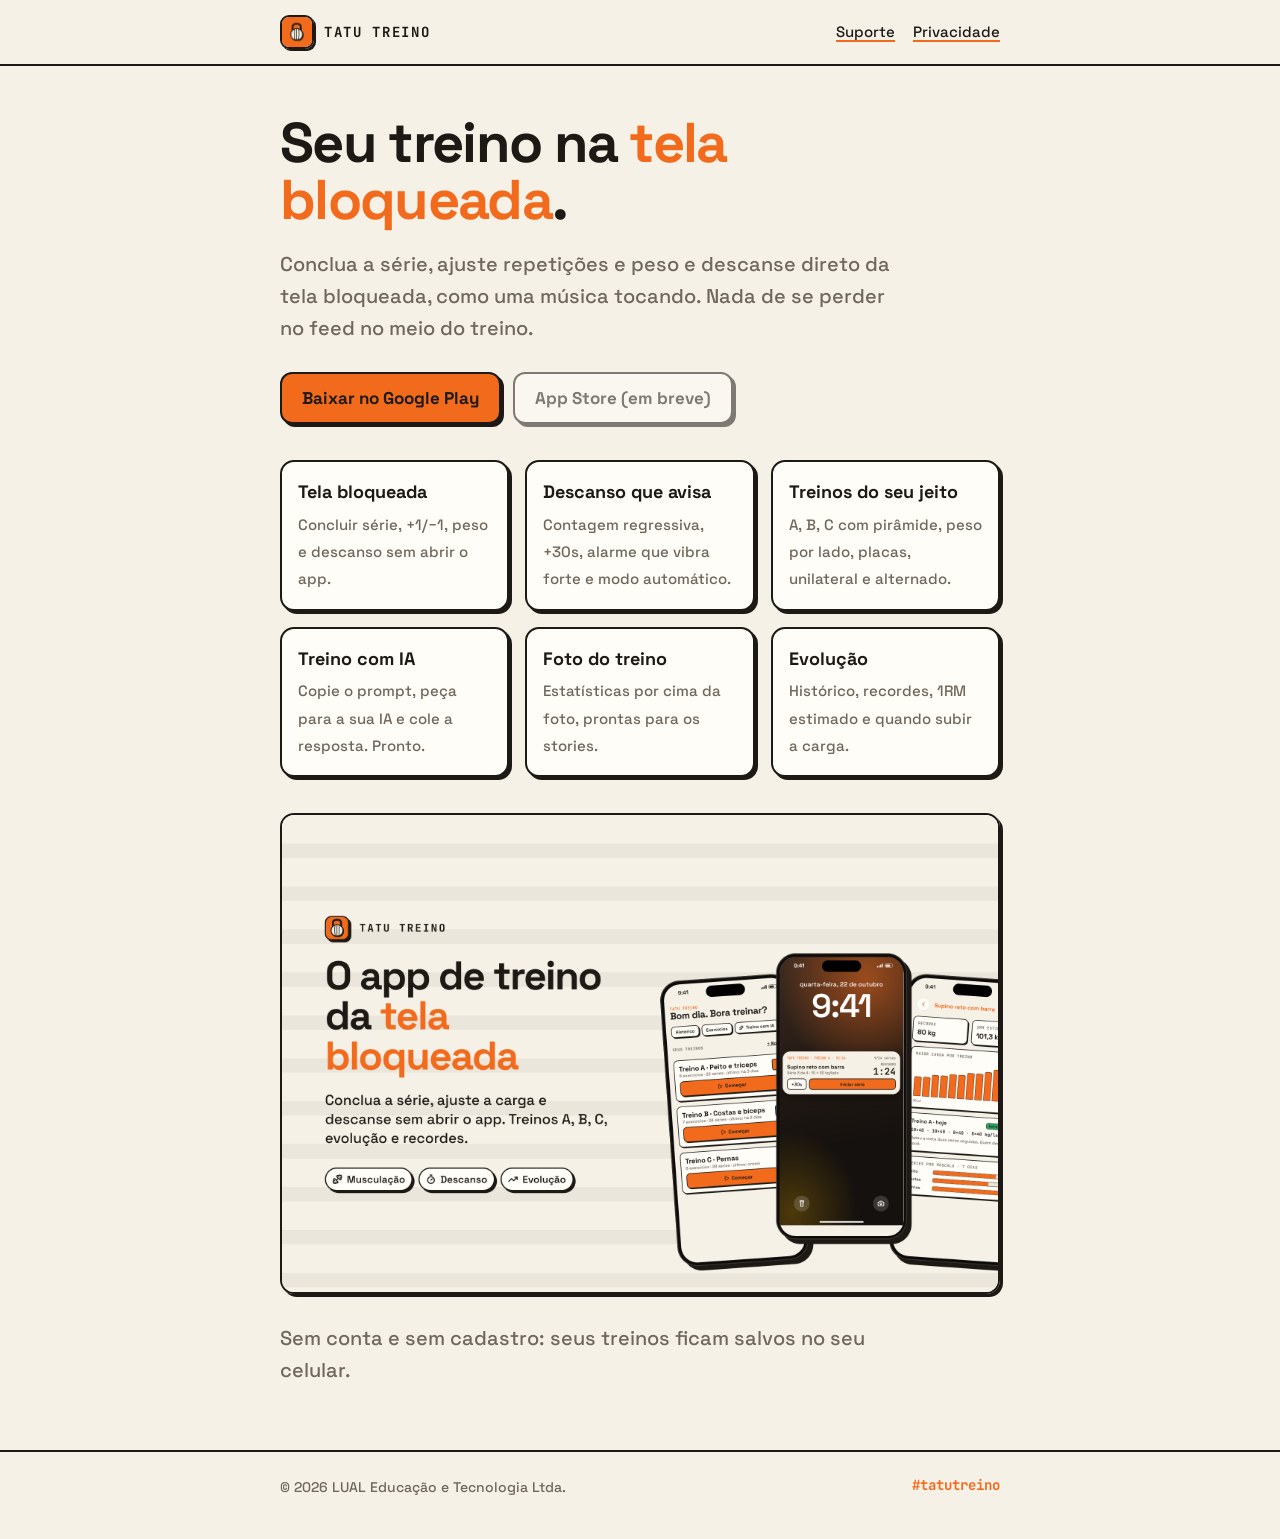
<file: index.html>
<!doctype html>
<html lang="pt-BR">
<head>
<meta charset="utf-8">
<meta name="viewport" content="width=device-width, initial-scale=1">
<title>Tatu Treino: treino na tela bloqueada</title>
<meta name="description" content="Conclua séries, ajuste carga e descanse direto da tela bloqueada. App de musculação gratuito para Android e iPhone.">
<link rel="icon" href="favicon.png">
<link rel="preconnect" href="https://fonts.googleapis.com">
<link rel="preconnect" href="https://fonts.gstatic.com" crossorigin>
<link href="https://fonts.googleapis.com/css2?family=JetBrains+Mono:wght@500;700&family=Space+Grotesk:wght@500;700&display=swap" rel="stylesheet">
<link rel="stylesheet" href="style.css">
</head>
<body>
<header><div class="wrap">
  <a class="brand" href="./"><img src="icon.png" alt="">TATU TREINO</a>
  <nav><a href="suporte/">Suporte</a><a href="privacidade/">Privacidade</a></nav>
</div></header>
<main class="wrap">
<h1>Seu treino na <em>tela bloqueada</em>.</h1>
<p class="lead">Conclua a série, ajuste repetições e peso e descanse direto da tela bloqueada, como uma música tocando. Nada de se perder no feed no meio do treino.</p>
<div class="btns">
  <a class="btn" href="https://play.google.com/store/apps/details?id=com.tatutreino.app">Baixar no Google Play</a>
  <a class="btn sec off" href="#">App Store (em breve)</a>
</div>
<div class="cards">
  <div class="card"><b>Tela bloqueada</b><span>Concluir série, +1/−1, peso e descanso sem abrir o app.</span></div>
  <div class="card"><b>Descanso que avisa</b><span>Contagem regressiva, +30s, alarme que vibra forte e modo automático.</span></div>
  <div class="card"><b>Treinos do seu jeito</b><span>A, B, C com pirâmide, peso por lado, placas, unilateral e alternado.</span></div>
  <div class="card"><b>Treino com IA</b><span>Copie o prompt, peça para a sua IA e cole a resposta. Pronto.</span></div>
  <div class="card"><b>Foto do treino</b><span>Estatísticas por cima da foto, prontas para os stories.</span></div>
  <div class="card"><b>Evolução</b><span>Histórico, recordes, 1RM estimado e quando subir a carga.</span></div>
</div>
<img class="shot" src="banner.png" alt="Telas do Tatu Treino: treinos A, B, C, tela bloqueada e evolução">
<p class="lead" style="margin-top:28px">Sem conta e sem cadastro: seus treinos ficam salvos no seu celular.</p>

</main>
<footer><div class="wrap">
  <span>© 2026 LUAL Educação e Tecnologia Ltda.</span>
  <span class="tag">#tatutreino</span>
</div></footer>
</body>
</html>
</file>
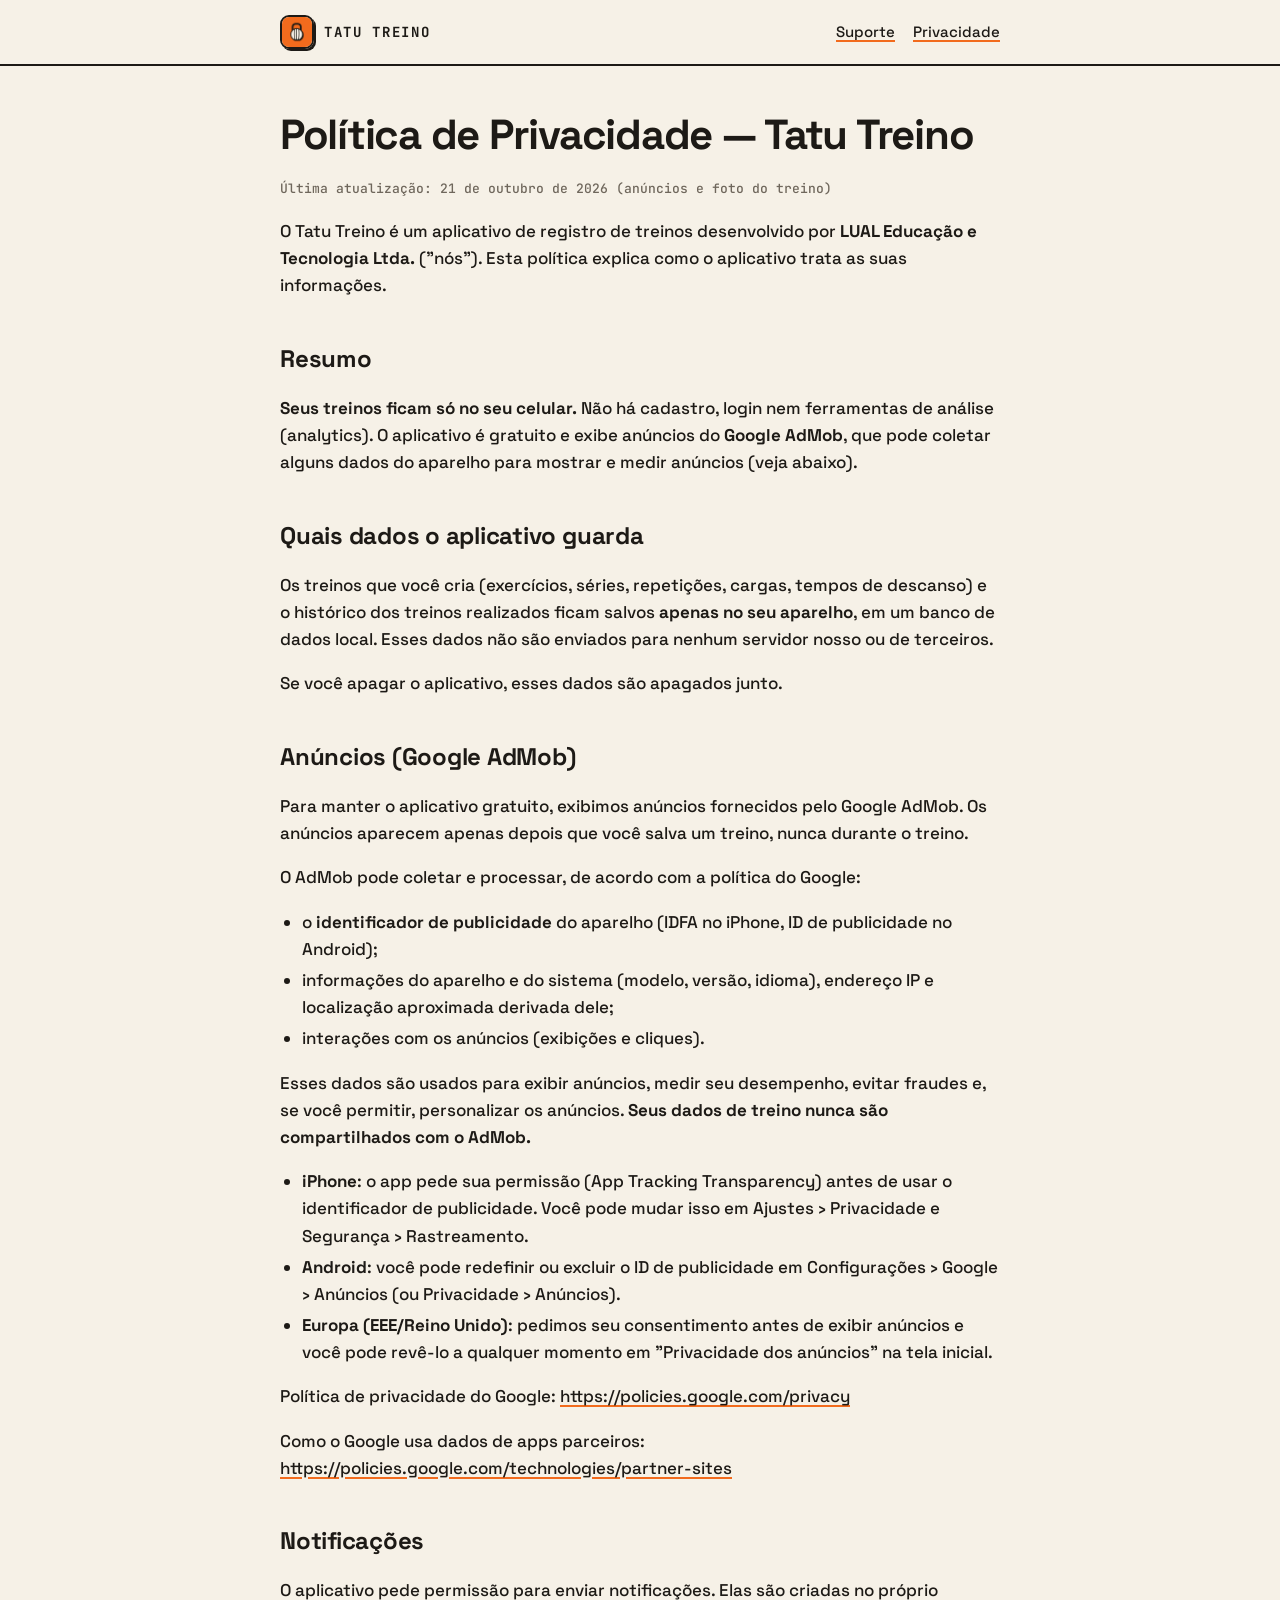
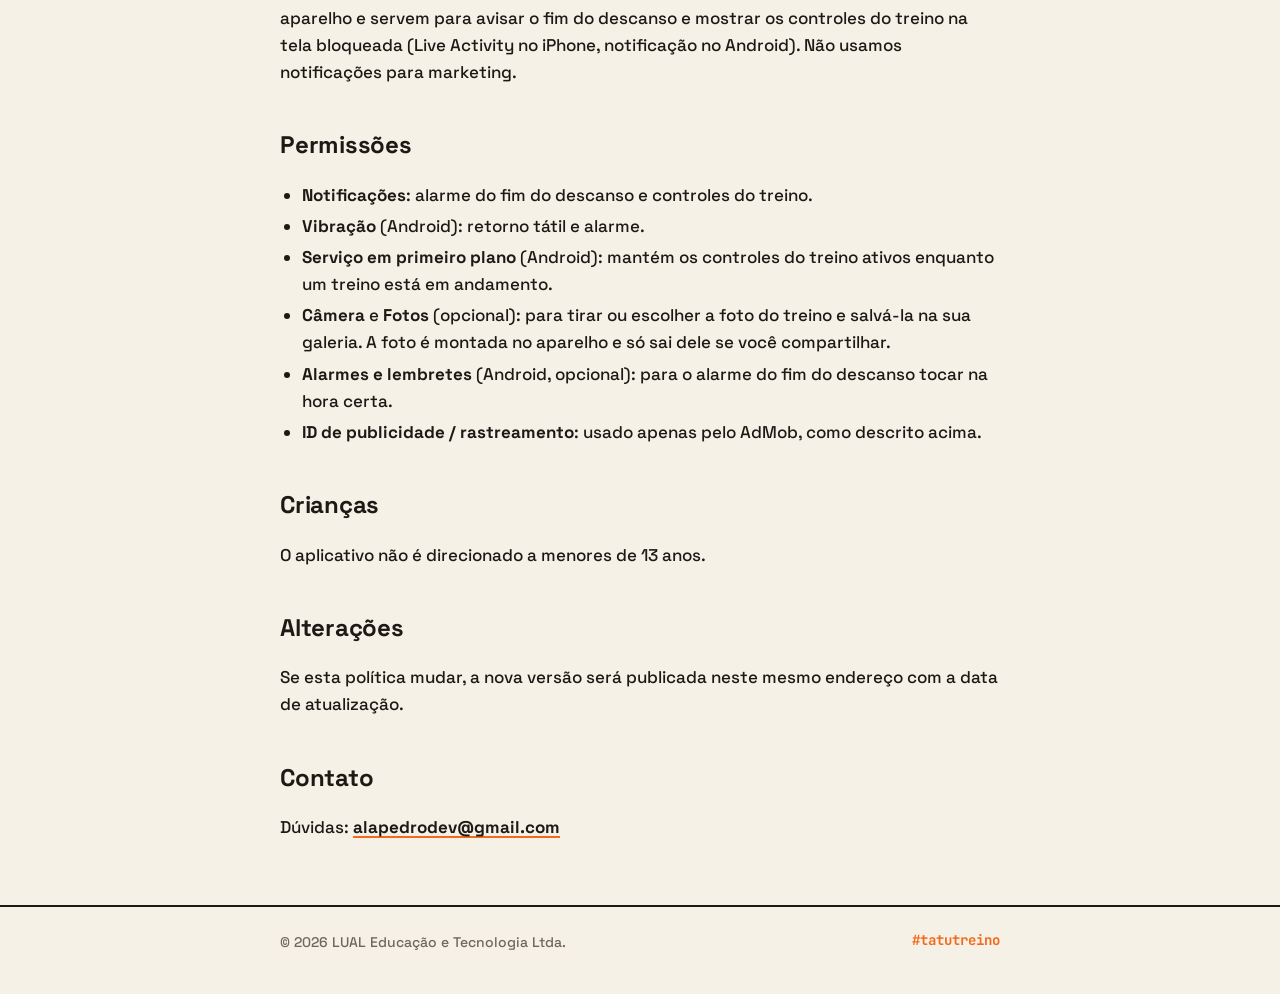
<file: privacidade/index.html>
<!doctype html>
<html lang="pt-BR">
<head>
<meta charset="utf-8">
<meta name="viewport" content="width=device-width, initial-scale=1">
<title>Política de Privacidade · Tatu Treino</title>
<meta name="description" content="Como o Tatu Treino trata as suas informações.">
<link rel="icon" href="../favicon.png">
<link rel="preconnect" href="https://fonts.googleapis.com">
<link rel="preconnect" href="https://fonts.gstatic.com" crossorigin>
<link href="https://fonts.googleapis.com/css2?family=JetBrains+Mono:wght@500;700&family=Space+Grotesk:wght@500;700&display=swap" rel="stylesheet">
<link rel="stylesheet" href="../style.css">
</head>
<body>
<header><div class="wrap">
  <a class="brand" href="../"><img src="../icon.png" alt="">TATU TREINO</a>
  <nav><a href="../suporte/">Suporte</a><a href="../privacidade/">Privacidade</a></nav>
</div></header>
<main class="wrap">
<div class="doc">
<h1>Política de Privacidade — Tatu Treino</h1>
<p><span class="meta">Última atualização: 21 de outubro de 2026 (anúncios e foto do treino)</span></p>
<p>O Tatu Treino é um aplicativo de registro de treinos desenvolvido por <strong>LUAL Educação e Tecnologia Ltda.</strong> ("nós"). Esta política explica como o aplicativo trata as suas informações.</p>
<h2>Resumo</h2>
<p><strong>Seus treinos ficam só no seu celular.</strong> Não há cadastro, login nem ferramentas de análise (analytics). O aplicativo é gratuito e exibe anúncios do <strong>Google AdMob</strong>, que pode coletar alguns dados do aparelho para mostrar e medir anúncios (veja abaixo).</p>
<h2>Quais dados o aplicativo guarda</h2>
<p>Os treinos que você cria (exercícios, séries, repetições, cargas, tempos de descanso) e o histórico dos treinos realizados ficam salvos <strong>apenas no seu aparelho</strong>, em um banco de dados local. Esses dados não são enviados para nenhum servidor nosso ou de terceiros.</p>
<p>Se você apagar o aplicativo, esses dados são apagados junto.</p>
<h2>Anúncios (Google AdMob)</h2>
<p>Para manter o aplicativo gratuito, exibimos anúncios fornecidos pelo Google AdMob. Os anúncios aparecem apenas depois que você salva um treino, nunca durante o treino.</p>
<p>O AdMob pode coletar e processar, de acordo com a política do Google:</p>
<ul>
<li>o <strong>identificador de publicidade</strong> do aparelho (IDFA no iPhone, ID de publicidade no Android);
<li>informações do aparelho e do sistema (modelo, versão, idioma), endereço IP e localização aproximada derivada dele;
<li>interações com os anúncios (exibições e cliques).
</ul>
<p>Esses dados são usados para exibir anúncios, medir seu desempenho, evitar fraudes e, se você permitir, personalizar os anúncios. <strong>Seus dados de treino nunca são compartilhados com o AdMob.</strong></p>
<ul>
<li><strong>iPhone</strong>: o app pede sua permissão (App Tracking Transparency) antes de usar o identificador de publicidade. Você pode mudar isso em Ajustes › Privacidade e Segurança › Rastreamento.
<li><strong>Android</strong>: você pode redefinir ou excluir o ID de publicidade em Configurações › Google › Anúncios (ou Privacidade › Anúncios).
<li><strong>Europa (EEE/Reino Unido)</strong>: pedimos seu consentimento antes de exibir anúncios e você pode revê-lo a qualquer momento em "Privacidade dos anúncios" na tela inicial.
</ul>
<p>Política de privacidade do Google: <a href="https://policies.google.com/privacy">https://policies.google.com/privacy</a></p>
<p>Como o Google usa dados de apps parceiros: <a href="https://policies.google.com/technologies/partner-sites">https://policies.google.com/technologies/partner-sites</a></p>
<h2>Notificações</h2>
<p>O aplicativo pede permissão para enviar notificações. Elas são criadas no próprio aparelho e servem para avisar o fim do descanso e mostrar os controles do treino na tela bloqueada (Live Activity no iPhone, notificação no Android). Não usamos notificações para marketing.</p>
<h2>Permissões</h2>
<ul>
<li><strong>Notificações</strong>: alarme do fim do descanso e controles do treino.
<li><strong>Vibração</strong> (Android): retorno tátil e alarme.
<li><strong>Serviço em primeiro plano</strong> (Android): mantém os controles do treino ativos enquanto um treino está em andamento.
<li><strong>Câmera</strong> e <strong>Fotos</strong> (opcional): para tirar ou escolher a foto do treino e salvá-la na sua galeria. A foto é montada no aparelho e só sai dele se você compartilhar.
<li><strong>Alarmes e lembretes</strong> (Android, opcional): para o alarme do fim do descanso tocar na hora certa.
<li><strong>ID de publicidade / rastreamento</strong>: usado apenas pelo AdMob, como descrito acima.
</ul>
<h2>Crianças</h2>
<p>O aplicativo não é direcionado a menores de 13 anos.</p>
<h2>Alterações</h2>
<p>Se esta política mudar, a nova versão será publicada neste mesmo endereço com a data de atualização.</p>
<h2>Contato</h2>
<p>Dúvidas: <strong><a href="mailto:alapedrodev@gmail.com">alapedrodev@gmail.com</a></strong></p>
</div>
</main>
<footer><div class="wrap">
  <span>© 2026 LUAL Educação e Tecnologia Ltda.</span>
  <span class="tag">#tatutreino</span>
</div></footer>
</body>
</html>
</file>
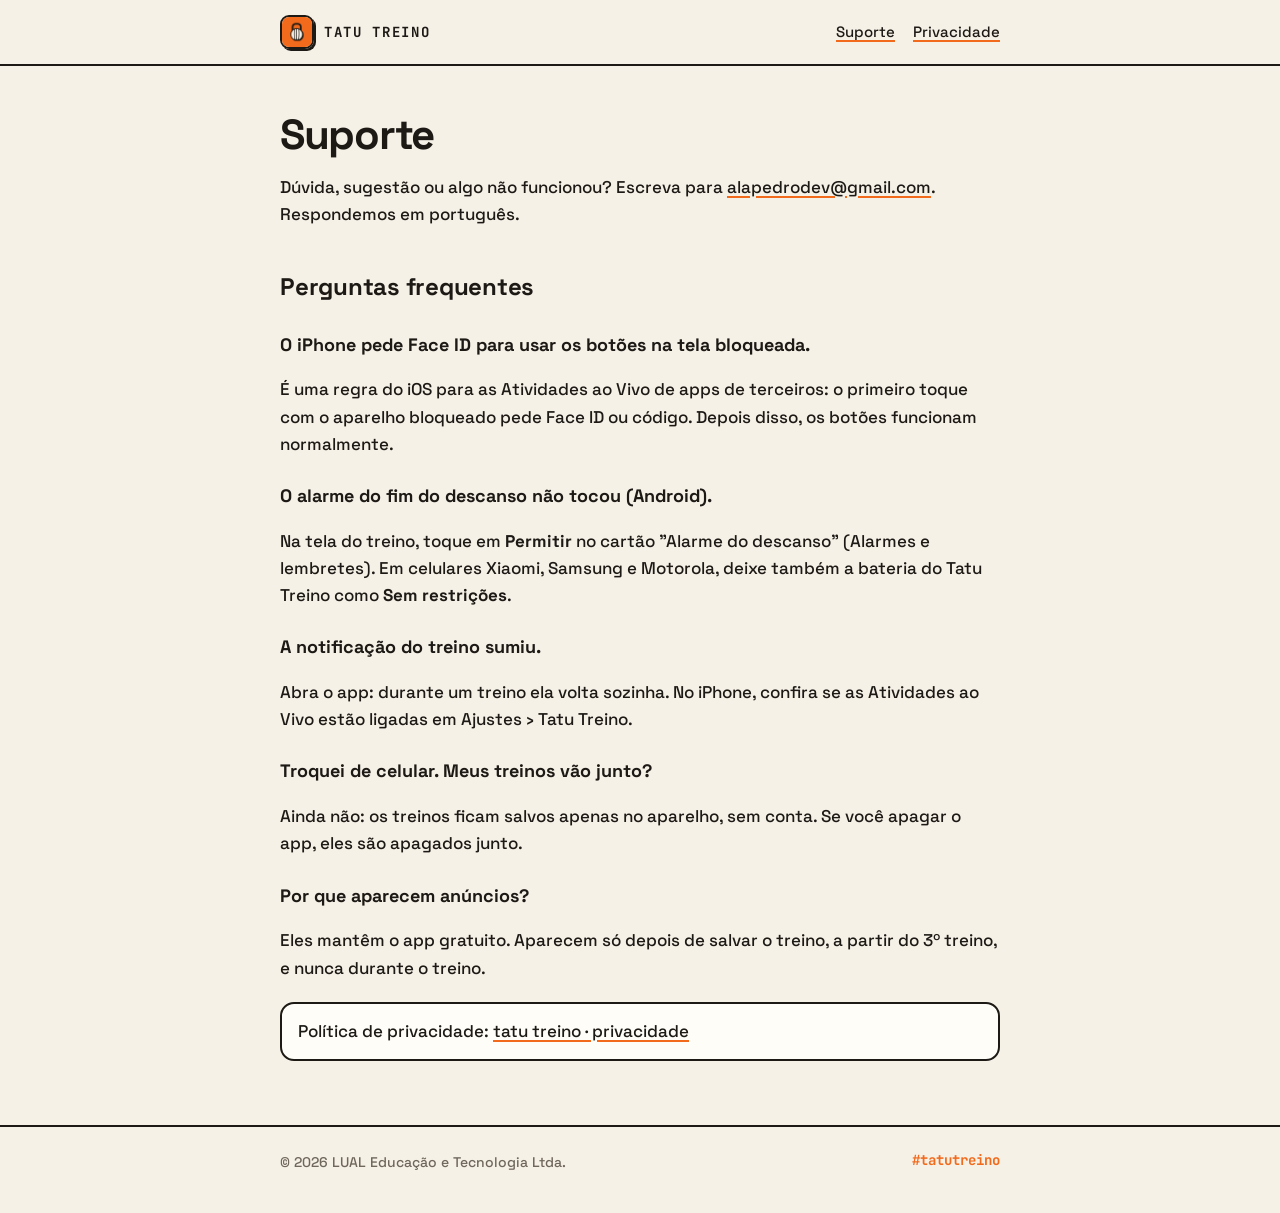
<file: suporte/index.html>
<!doctype html>
<html lang="pt-BR">
<head>
<meta charset="utf-8">
<meta name="viewport" content="width=device-width, initial-scale=1">
<title>Suporte · Tatu Treino</title>
<meta name="description" content="Ajuda e contato do Tatu Treino.">
<link rel="icon" href="../favicon.png">
<link rel="preconnect" href="https://fonts.googleapis.com">
<link rel="preconnect" href="https://fonts.gstatic.com" crossorigin>
<link href="https://fonts.googleapis.com/css2?family=JetBrains+Mono:wght@500;700&family=Space+Grotesk:wght@500;700&display=swap" rel="stylesheet">
<link rel="stylesheet" href="../style.css">
</head>
<body>
<header><div class="wrap">
  <a class="brand" href="../"><img src="../icon.png" alt="">TATU TREINO</a>
  <nav><a href="../suporte/">Suporte</a><a href="../privacidade/">Privacidade</a></nav>
</div></header>
<main class="wrap">
<div class="doc">
<h1>Suporte</h1>
<p>Dúvida, sugestão ou algo não funcionou? Escreva para <a href="mailto:alapedrodev@gmail.com">alapedrodev@gmail.com</a>. Respondemos em português.</p>
<h2>Perguntas frequentes</h2>
<h3>O iPhone pede Face ID para usar os botões na tela bloqueada.</h3>
<p>É uma regra do iOS para as Atividades ao Vivo de apps de terceiros: o primeiro toque com o aparelho bloqueado pede Face ID ou código. Depois disso, os botões funcionam normalmente.</p>
<h3>O alarme do fim do descanso não tocou (Android).</h3>
<p>Na tela do treino, toque em <strong>Permitir</strong> no cartão "Alarme do descanso" (Alarmes e lembretes). Em celulares Xiaomi, Samsung e Motorola, deixe também a bateria do Tatu Treino como <strong>Sem restrições</strong>.</p>
<h3>A notificação do treino sumiu.</h3>
<p>Abra o app: durante um treino ela volta sozinha. No iPhone, confira se as Atividades ao Vivo estão ligadas em Ajustes › Tatu Treino.</p>
<h3>Troquei de celular. Meus treinos vão junto?</h3>
<p>Ainda não: os treinos ficam salvos apenas no aparelho, sem conta. Se você apagar o app, eles são apagados junto.</p>
<h3>Por que aparecem anúncios?</h3>
<p>Eles mantêm o app gratuito. Aparecem só depois de salvar o treino, a partir do 3º treino, e nunca durante o treino.</p>
<div class="note">Política de privacidade: <a href="../privacidade/">tatu treino · privacidade</a></div>
</div>
</main>
<footer><div class="wrap">
  <span>© 2026 LUAL Educação e Tecnologia Ltda.</span>
  <span class="tag">#tatutreino</span>
</div></footer>
</body>
</html>
</file>
<file: style.css>
:root {
  --paper: #F6F1E7; --card: #FFFDF8; --sunken: #EDE6D8; --ink: #1D1A16; --muted: #6F675C;
  --orange: #F26B1D; --yellow: #F7B500; --green: #2DA160;
}
* { box-sizing: border-box; }
body { margin: 0; background: var(--paper); color: var(--ink); font: 500 17px/1.6 'Space Grotesk', system-ui, sans-serif; }
a { color: var(--ink); text-decoration-color: var(--orange); text-decoration-thickness: 2px; text-underline-offset: 3px; }
.wrap { max-width: 760px; margin: 0 auto; padding: 0 20px; }
header { border-bottom: 2px solid var(--ink); background: var(--paper); }
header .wrap { display: flex; align-items: center; justify-content: space-between; height: 64px; gap: 12px; }
.brand { display: flex; align-items: center; gap: 10px; text-decoration: none; font: 700 14px 'JetBrains Mono', monospace; letter-spacing: .12em; }
.brand img { width: 34px; height: 34px; border-radius: 9px; border: 2px solid var(--ink); box-shadow: 2px 2px 0 var(--ink); }
nav { display: flex; gap: 18px; font-size: 15px; }
h1 { font-size: clamp(34px, 7vw, 56px); line-height: 1.02; letter-spacing: -0.03em; margin: 48px 0 16px; }
h1 em { font-style: normal; color: var(--orange); }
h2 { font-size: 24px; letter-spacing: -0.01em; margin: 40px 0 8px; }
.lead { font-size: 20px; color: var(--muted); max-width: 620px; }
.btns { display: flex; flex-wrap: wrap; gap: 12px; margin: 28px 0 8px; }
.btn { display: inline-flex; align-items: center; height: 52px; padding: 0 20px; border: 2px solid var(--ink); border-radius: 12px; background: var(--orange); box-shadow: 3px 3px 0 var(--ink); font-weight: 700; text-decoration: none; }
.btn.sec { background: var(--card); }
.btn.off { opacity: .55; pointer-events: none; }
.cards { display: grid; grid-template-columns: repeat(auto-fit, minmax(210px, 1fr)); gap: 16px; margin: 36px 0; }
.card { background: var(--card); border: 2px solid var(--ink); border-radius: 14px; padding: 16px; box-shadow: 3px 3px 0 var(--ink); }
.card b { display: block; font-size: 18px; margin-bottom: 4px; }
.card span { color: var(--muted); font-size: 15px; }
.shot { display: block; width: 100%; max-width: 760px; border: 2px solid var(--ink); border-radius: 14px; box-shadow: 3px 3px 0 var(--ink); }
.doc h1 { font-size: clamp(30px, 6vw, 42px); }
.doc .meta { font: 500 13px 'JetBrains Mono', monospace; color: var(--muted); }
.doc ul { padding-left: 22px; }
.doc li { margin: 4px 0; }
.note { background: var(--card); border: 2px solid var(--ink); border-radius: 14px; padding: 14px 16px; margin: 20px 0; }
footer { border-top: 2px solid var(--ink); margin-top: 64px; padding: 24px 0 40px; font-size: 14px; color: var(--muted); }
footer .wrap { display: flex; flex-wrap: wrap; justify-content: space-between; gap: 12px; }
.tag { font: 700 14px 'JetBrains Mono', monospace; color: var(--orange); }
h3 { font-size: 18px; margin: 24px 0 4px; }
</file>
